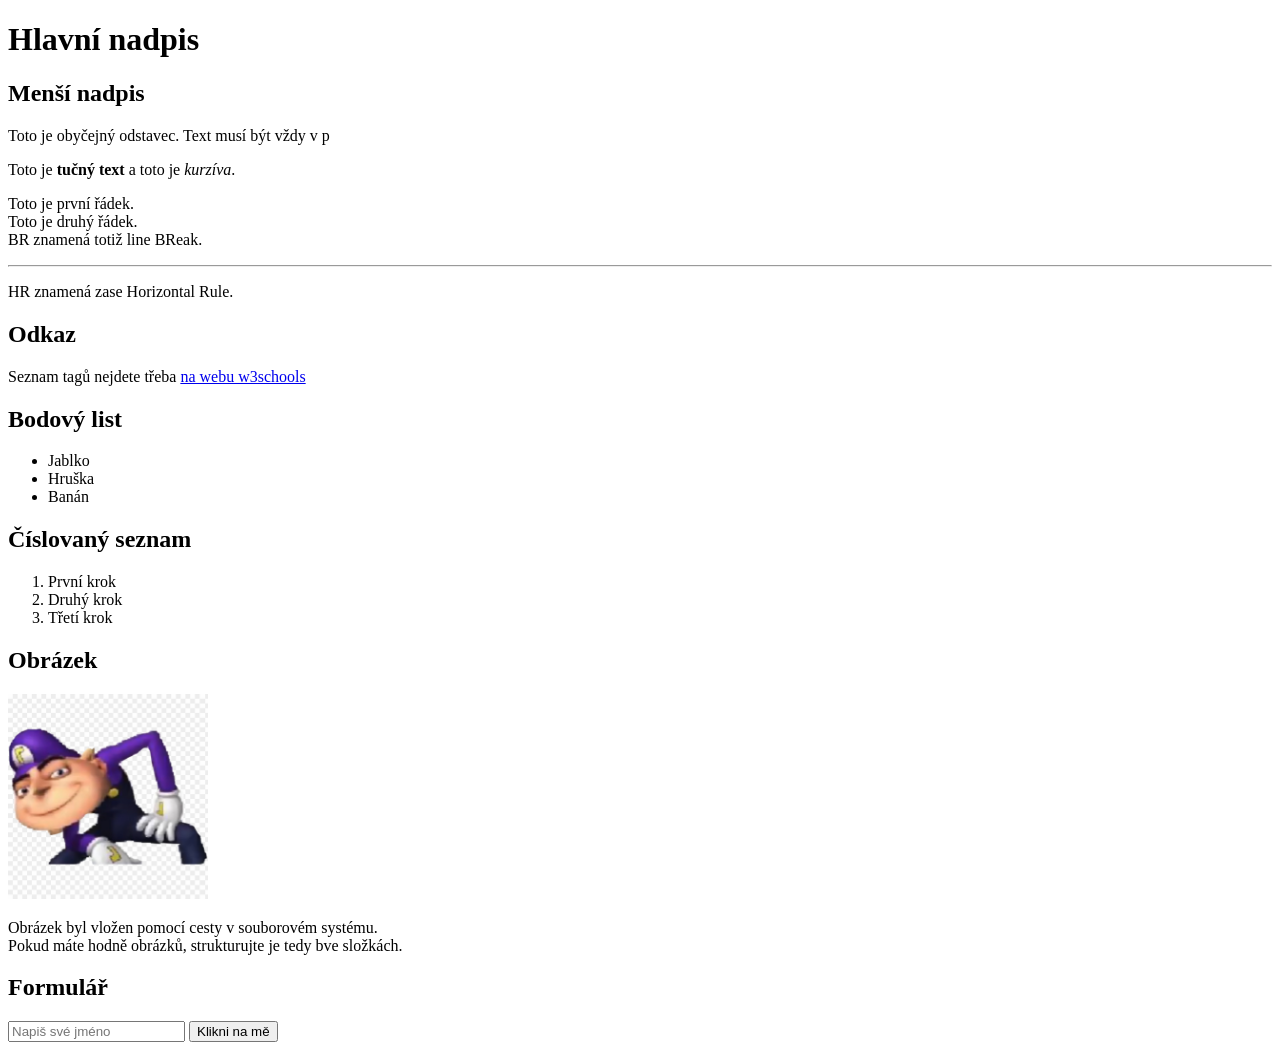
<file: 1. staticky_web/1.1. jednoduche_tagy/index.html>
<!DOCTYPE html>
<html>
<head>
    <title>Moje první stránka</title>
</head>

<body>

    <h1>Hlavní nadpis</h1>
    <h2>Menší nadpis</h2>

    <p>Toto je obyčejný odstavec. Text musí být vždy v p</p>
	
	
	<!-- komentář není na stránce vidět-->
	<!-- smrdíš -->
    <p>
        Toto je <b>tučný text</b>
        a toto je <i>kurzíva</i>.
    </p>

    <p>
        Toto je první řádek.<br>
        Toto je druhý řádek.<br>
		BR znamená totiž line BReak.
    </p>

    <hr>
	
	<p>HR znamená zase Horizontal Rule.</p>

    <h2>Odkaz</h2>

    <p> Seznam tagů nejdete třeba <a href="https://www.w3schools.com/TAGS/default.asp">na webu w3schools</a></p>

    <h2>Bodový list</h2>


    <ul>
        <li>Jablko</li>
        <li>Hruška</li>
        <li>Banán</li>
    </ul>

    <h2>Číslovaný seznam</h2>

    <ol>
        <li>První krok</li>
        <li>Druhý krok</li>
        <li>Třetí krok</li>
    </ol>

    
    <h2>Obrázek</h2>

    <img src="wagruigy.png" width="200px" alt="Ukázkový obrázek">
	<p>Obrázek byl vložen pomocí cesty v souborovém systému. <br> Pokud máte hodně obrázků, strukturujte je tedy bve složkách.</p>


    <h2>Formulář</h2>

    <input type="text" placeholder="Napiš své jméno">

    <button>Klikni na mě</button>

</body>
</html>
</file>
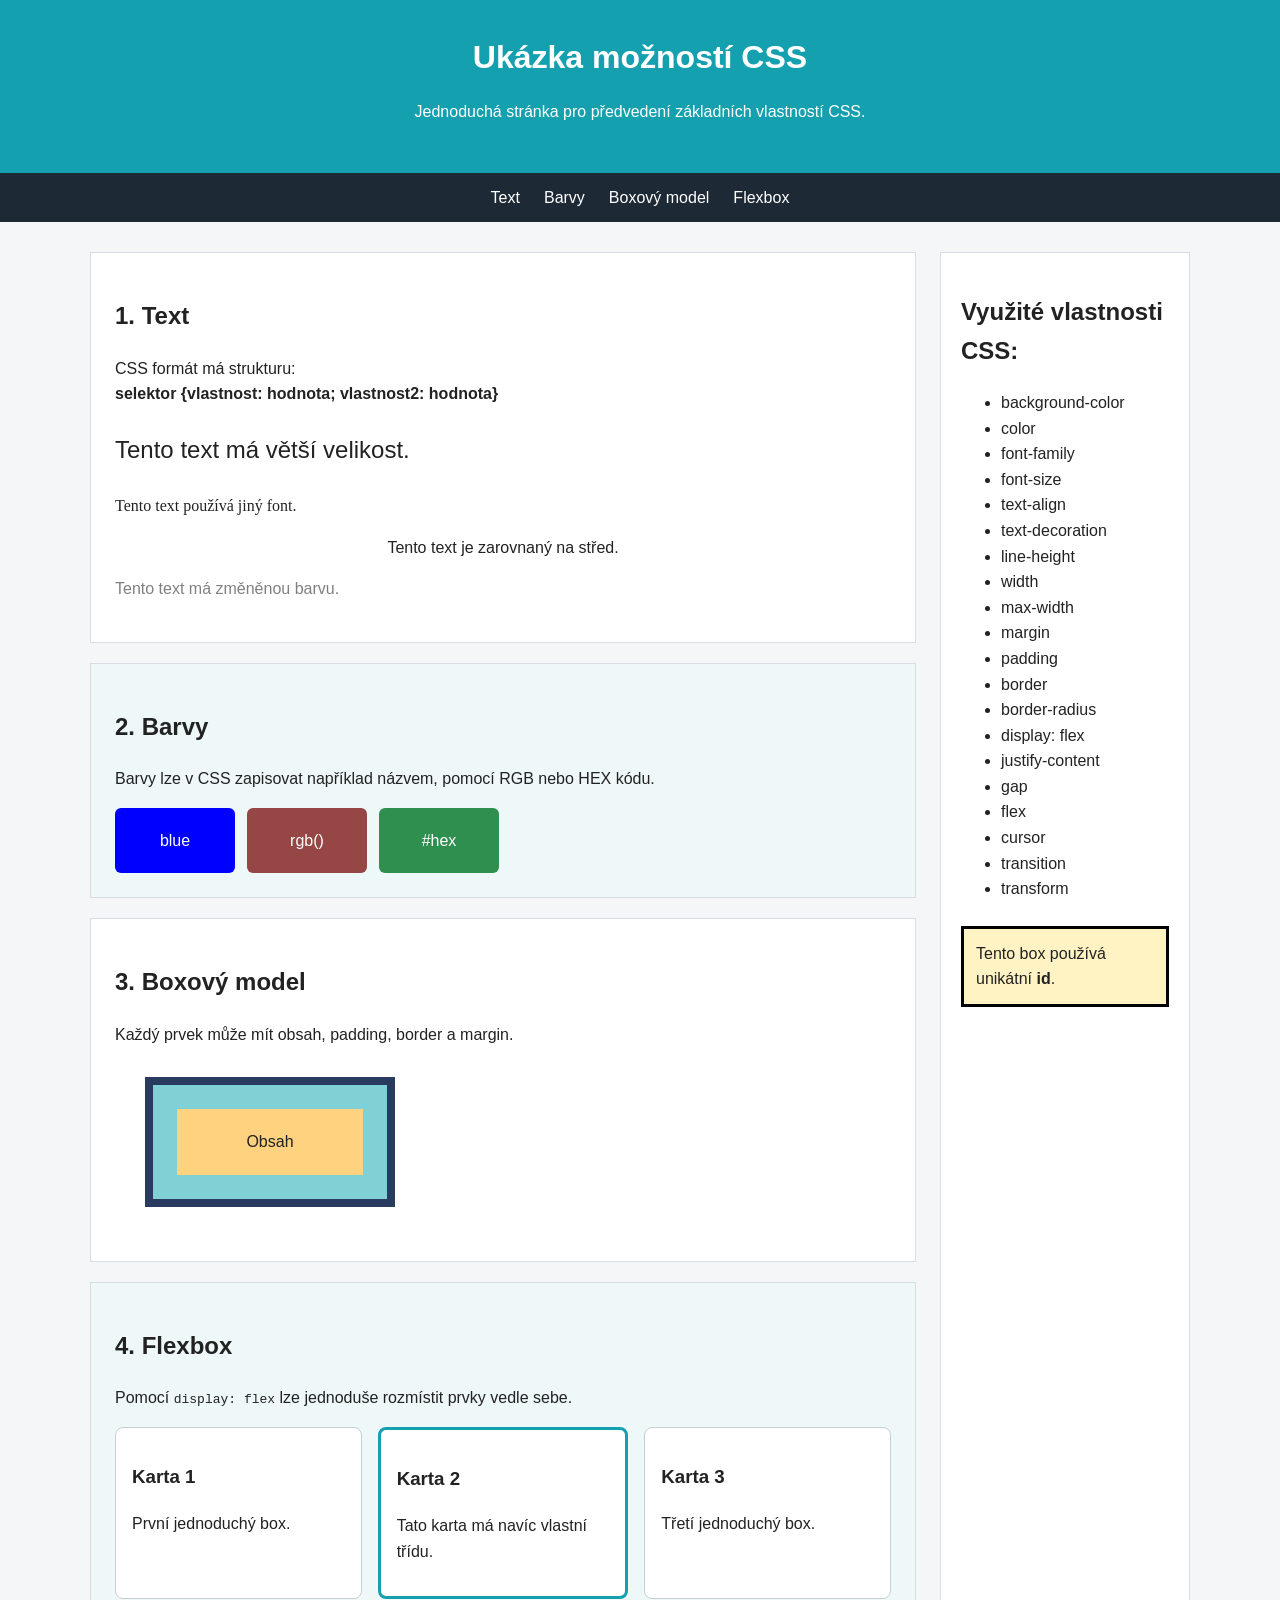
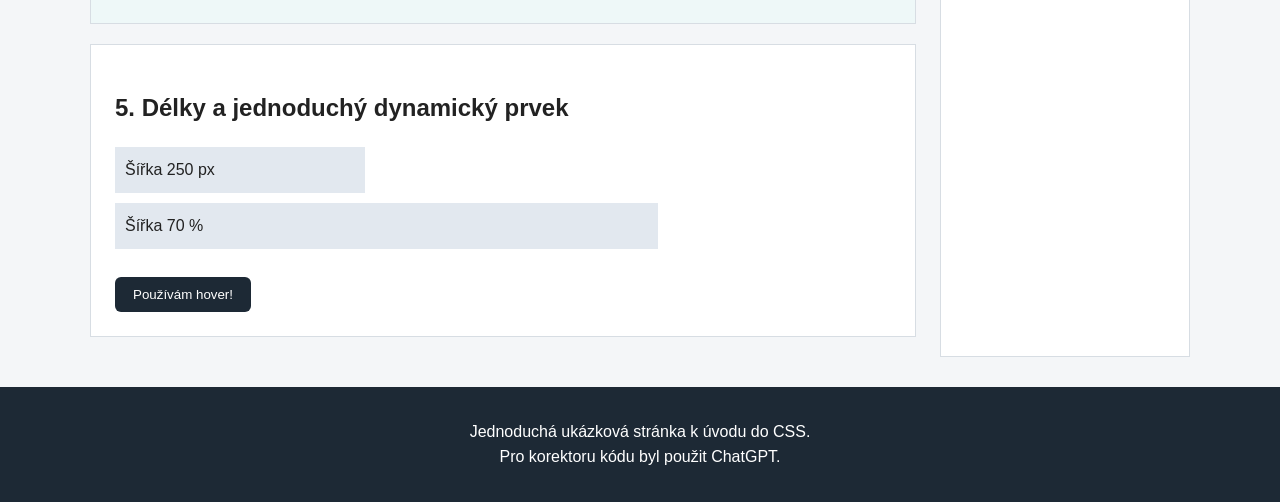
<file: 1. staticky_web/1.2 vyuziti_css/index.html>
<!doctype html>
<html lang="cs">
<head>
    <meta charset="utf-8">
    <meta name="viewport" content="width=device-width, initial-scale=1">
    <title>Ukázka CSS</title>
    <link rel="stylesheet" href="styles.css">
</head>
<body>

    <header class="site-header">
        <h1>Ukázka možností CSS</h1>
        <p>Jednoduchá stránka pro předvedení základních vlastností CSS.</p>
    </header>

    <nav class="navigation">
        <a href="#text">Text</a>
        <a href="#colors">Barvy</a>
        <a href="#box-model">Boxový model</a>
        <a href="#flexbox">Flexbox</a>
    </nav>

    <div class="page-layout">
        <main>
            <section id="text" class="section">
                <h2>1. Text</h2>
                <p>CSS formát má strukturu: <br><b> selektor   {vlastnost: hodnota; vlastnost2: hodnota}</b></p>
                <p class="large-text">Tento text má větší velikost.</p>
                <p class="different-font">Tento text používá jiný font.</p>
                <p class="centered-text">Tento text je zarovnaný na střed.</p>
                <p class="muted-text">Tento text má změněnou barvu.</p>
            </section>

            <section id="colors" class="section alternate">
                <h2>2. Barvy</h2>
                <p>Barvy lze v CSS zapisovat například názvem, pomocí RGB nebo HEX kódu.</p>

                <div class="color-row">
                    <div class="color-box color-name">blue</div>
                    <div class="color-box color-rgb">rgb()</div>
                    <div class="color-box color-hex">#hex</div>
                </div>
            </section>

            <section id="box-model" class="section">
                <h2>3. Boxový model</h2>
                <p>Každý prvek může mít obsah, padding, border a margin.</p>

                <div class="box-example">
                    <div class="box-content">Obsah</div>
                </div>
            </section>

            <section id="flexbox" class="section alternate">
                <h2>4. Flexbox</h2>
                <p>Pomocí <code>display: flex</code> lze jednoduše rozmístit prvky vedle sebe.</p>

                <div class="cards">
                    <article class="card">
                        <h3>Karta 1</h3>
                        <p>První jednoduchý box.</p>
                    </article>

                    <article class="card featured-card">
                        <h3>Karta 2</h3>
                        <p>Tato karta má navíc vlastní třídu.</p>
                    </article>

                    <article class="card">
                        <h3>Karta 3</h3>
                        <p>Třetí jednoduchý box.</p>
                    </article>
                </div>
            </section>

            <section class="section">
                <h2>5. Délky a jednoduchý dynamický prvek</h2>

                <div class="fixed-width">Šířka 250 px</div>
                <div class="relative-width">Šířka 70 %</div>

                <button class="demo-button">Používám hover!</button>
            </section>
        </main>

        <aside class="sidebar">
            <h2>Využité vlastnosti CSS:</h2>

            <ul>
                <li>background-color</li>
                <li>color</li>
                <li>font-family</li>
                <li>font-size</li>
                <li>text-align</li>
                <li>text-decoration</li>
                <li>line-height</li>
                <li>width</li>
                <li>max-width</li>
                <li>margin</li>
                <li>padding</li>
                <li>border</li>
                <li>border-radius</li>
                <li>display: flex</li>
                <li>justify-content</li>
                <li>gap</li>
                <li>flex</li>
                <li>cursor</li>
                <li>transition</li>
                <li>transform</li>
            </ul>

            <p id="unique-note">
                Tento box používá unikátní <strong>id</strong>.
            </p>
        </aside>
    </div>

    <footer class="site-footer">
        <p>Jednoduchá ukázková stránka k úvodu do CSS.<br> Pro korektoru kódu byl použit ChatGPT.</p>
    </footer>

</body>
</html>
</file>
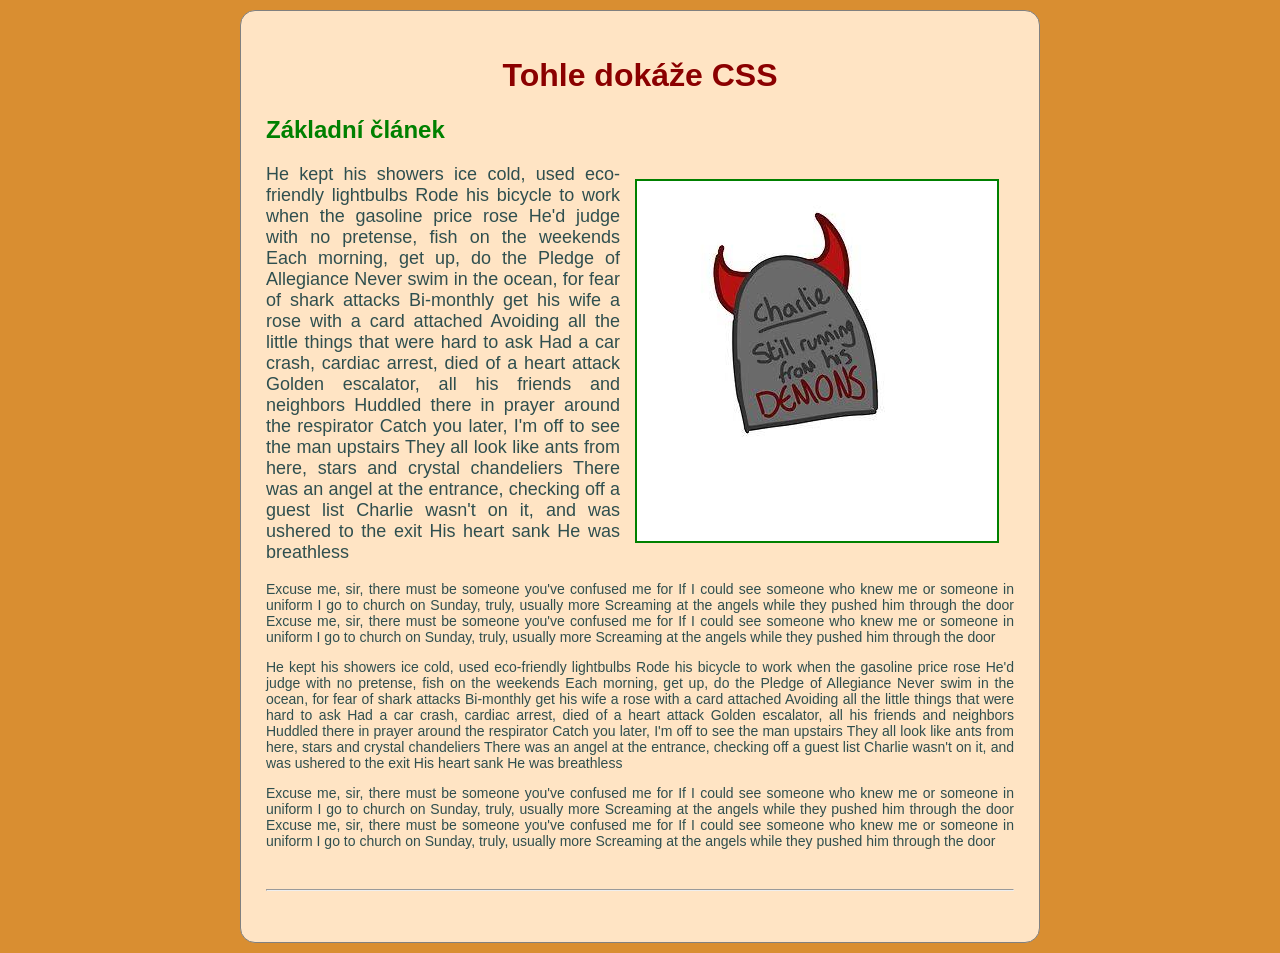
<file: 1. staticky_web/1.3 css_z_hodin/index.html>
<!DOCTYPE html>
<html lang="cs">
<head>
    <meta charset="UTF-8">
    <meta name="viewport" content="width=device-width, initial-scale=1.0">
    <title>Moje první CSS!</title>
    <link rel="stylesheet" href="styles.css">
</head>
<body>
    <div>
    <h1>Tohle dokáže CSS</h1>
    <h2>Základní článek</h2>
    <img src="charlie.jpg" alt="Charlie´s inferno">

    <p style="font-size:18px">He kept his showers ice cold, used eco-friendly lightbulbs
Rode his bicycle to work when the gasoline price rose
He'd judge with no pretense, fish on the weekends
Each morning, get up, do the Pledge of Allegiance
Never swim in the ocean, for fear of shark attacks
Bi-monthly get his wife a rose with a card attached
Avoiding all the little things that were hard to ask
Had a car crash, cardiac arrest, died of a heart attack
Golden escalator, all his friends and neighbors
Huddled there in prayer around the respirator
Catch you later, I'm off to see the man upstairs
They all look like ants from here, stars and crystal chandeliers
There was an angel at the entrance, checking off a guest list
Charlie wasn't on it, and was ushered to the exit
His heart sank
He was breathless</p>

    <p>Excuse me, sir, there must be someone you've confused me for
If I could see someone who knew me or someone in uniform
I go to church on Sunday, truly, usually more
Screaming at the angels while they pushed him through the door
Excuse me, sir, there must be someone you've confused me for
If I could see someone who knew me or someone in uniform
I go to church on Sunday, truly, usually more
Screaming at the angels while they pushed him through the door</p>


    <p>He kept his showers ice cold, used eco-friendly lightbulbs
Rode his bicycle to work when the gasoline price rose
He'd judge with no pretense, fish on the weekends
Each morning, get up, do the Pledge of Allegiance
Never swim in the ocean, for fear of shark attacks
Bi-monthly get his wife a rose with a card attached
Avoiding all the little things that were hard to ask
Had a car crash, cardiac arrest, died of a heart attack
Golden escalator, all his friends and neighbors
Huddled there in prayer around the respirator
Catch you later, I'm off to see the man upstairs
They all look like ants from here, stars and crystal chandeliers
There was an angel at the entrance, checking off a guest list
Charlie wasn't on it, and was ushered to the exit
His heart sank
He was breathless</p>

    <p>Excuse me, sir, there must be someone you've confused me for
If I could see someone who knew me or someone in uniform
I go to church on Sunday, truly, usually more
Screaming at the angels while they pushed him through the door
Excuse me, sir, there must be someone you've confused me for
If I could see someone who knew me or someone in uniform
I go to church on Sunday, truly, usually more
Screaming at the angels while they pushed him through the door</p>
<br>
<hr>
<br>
</div>
</body>
</html>
</file>
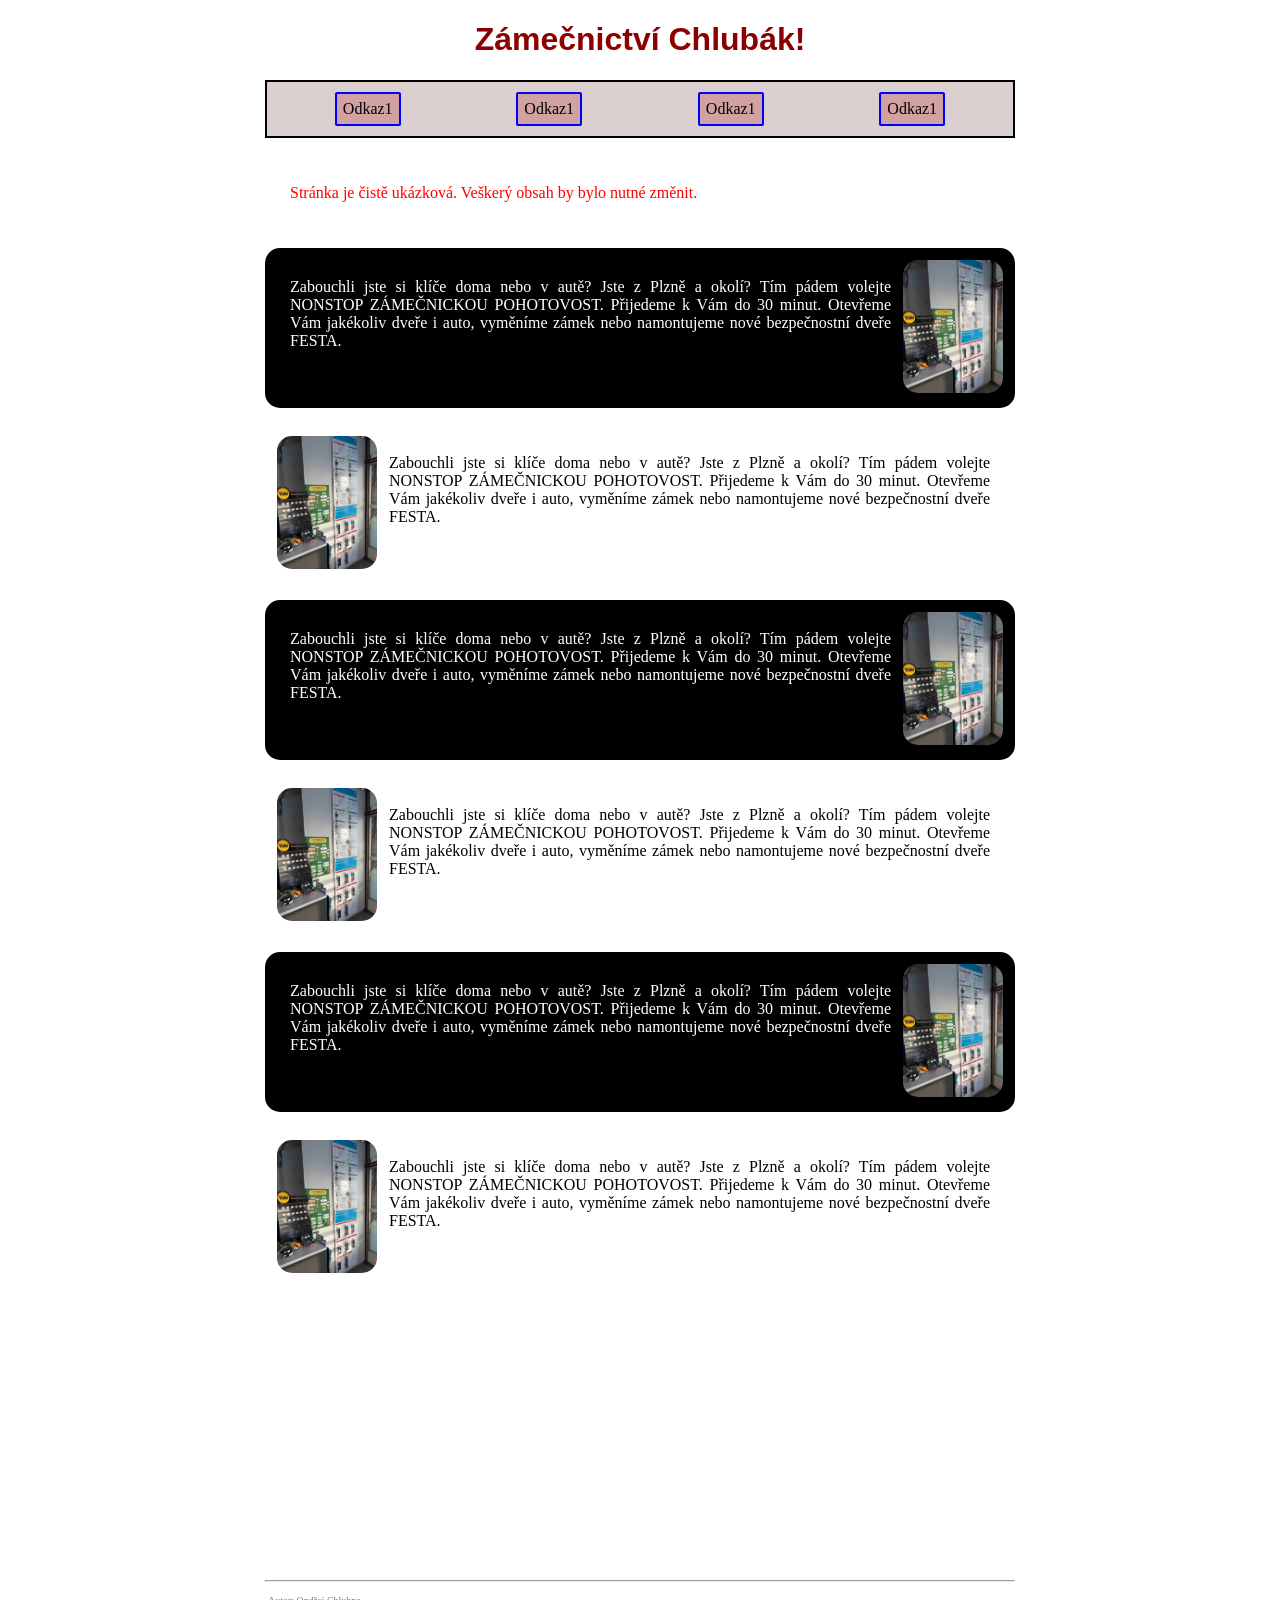
<file: 1. staticky_web/1.4 zamecnictvi_z_hodin/index.html>
<!DOCTYPE html>
<html lang="cs">
<head>
    <meta charset="UTF-8">
    <meta name="viewport" content="width=device-width, initial-scale=1.0">
    <title>Zámečnictví Chlubák!</title>
    <link rel="stylesheet" href="styles.css">
    <link rel="icon" href="favicon.png">
    <meta name="referrer" content="strict-origin-when-cross-origin">
</head>
<body>
    <h1 id="nazev">Zámečnictví Chlubák!</h1>
    <div id="nav">
        <a  href="index.html">Odkaz1</a>
        <a  href="index.html">Odkaz1</a>
        <a  href="index.html">Odkaz1</a>
        <a  href="index.html">Odkaz1</a>
    </div>
    <!-- Stránka je čistě ukázková. Veškerý obsah by bylo nutné změnit. --> 
    <p style="color:red;">Stránka je čistě ukázková. Veškerý obsah by bylo nutné změnit.</p>

    <div class="cerny">
        <img class="vpravo" src="zamek.webp" alt="fotka zamecnictvi">
        <p>Zabouchli jste si klíče doma nebo v autě? Jste z Plzně a okolí? Tím pádem volejte NONSTOP ZÁMEČNICKOU POHOTOVOST. Přijedeme k Vám do 30 minut. Otevřeme Vám jakékoliv dveře i auto, vyměníme zámek nebo namontujeme nové bezpečnostní dveře FESTA.</p>
    </div>

    <div class="bily">
        <img class="vlevo" src="zamek.webp" alt="fotka zamecnictvi">
        <p>Zabouchli jste si klíče doma nebo v autě? Jste z Plzně a okolí? Tím pádem volejte NONSTOP ZÁMEČNICKOU POHOTOVOST. Přijedeme k Vám do 30 minut. Otevřeme Vám jakékoliv dveře i auto, vyměníme zámek nebo namontujeme nové bezpečnostní dveře FESTA.</p>
    </div>  

    <div class="cerny">
        <img class="vpravo" src="zamek.webp" alt="fotka zamecnictvi">
        <p>Zabouchli jste si klíče doma nebo v autě? Jste z Plzně a okolí? Tím pádem volejte NONSTOP ZÁMEČNICKOU POHOTOVOST. Přijedeme k Vám do 30 minut. Otevřeme Vám jakékoliv dveře i auto, vyměníme zámek nebo namontujeme nové bezpečnostní dveře FESTA.</p>
    </div>

    <div class="bily">
        <img class="vlevo" src="zamek.webp" alt="fotka zamecnictvi">
        <p>Zabouchli jste si klíče doma nebo v autě? Jste z Plzně a okolí? Tím pádem volejte NONSTOP ZÁMEČNICKOU POHOTOVOST. Přijedeme k Vám do 30 minut. Otevřeme Vám jakékoliv dveře i auto, vyměníme zámek nebo namontujeme nové bezpečnostní dveře FESTA.</p>
    </div>  

    <div class="cerny">
        <img class="vpravo" src="zamek.webp" alt="fotka zamecnictvi">
        <p>Zabouchli jste si klíče doma nebo v autě? Jste z Plzně a okolí? Tím pádem volejte NONSTOP ZÁMEČNICKOU POHOTOVOST. Přijedeme k Vám do 30 minut. Otevřeme Vám jakékoliv dveře i auto, vyměníme zámek nebo namontujeme nové bezpečnostní dveře FESTA.</p>
    </div>

    <div class="bily">
        <img class="vlevo" src="zamek.webp" alt="fotka zamecnictvi">
        <p>Zabouchli jste si klíče doma nebo v autě? Jste z Plzně a okolí? Tím pádem volejte NONSTOP ZÁMEČNICKOU POHOTOVOST. Přijedeme k Vám do 30 minut. Otevřeme Vám jakékoliv dveře i auto, vyměníme zámek nebo namontujeme nové bezpečnostní dveře FESTA.</p>
    </div>  

    <div style="text-align: center;">
        <iframe style="border:none" src="https://mapy.com/s/pefanujota" width="400" height="280" frameborder="0"></iframe>
    </div>

    <hr>
    <p id="footer-text">Autor: Ondřej Chlubna</p>
</body>
</html>
</file>
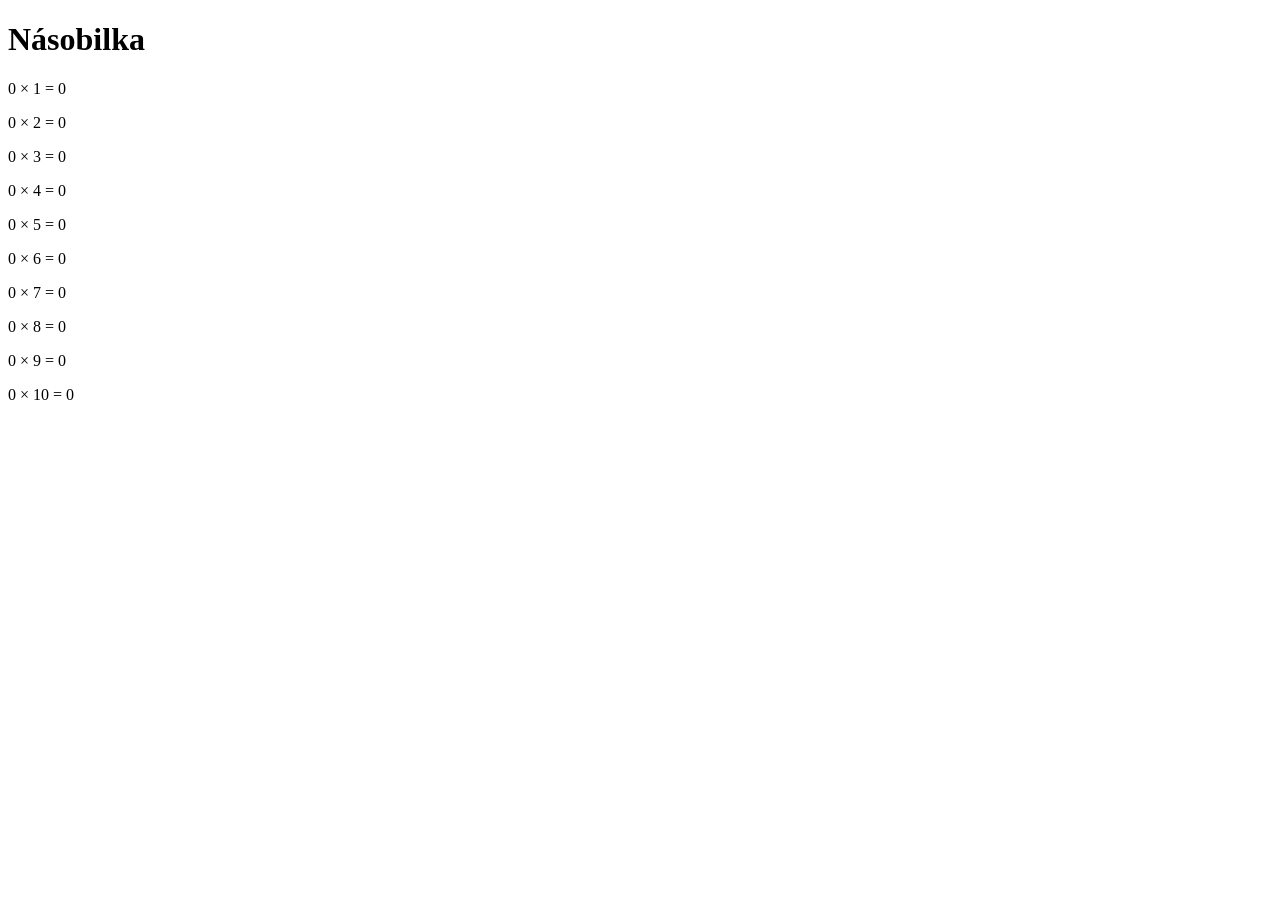
<file: 2. javascript/ukazka_cykly.html>
<!DOCTYPE html>
<html lang="cs">
<head>
    <meta charset="UTF-8">
    <meta name="viewport" content="width=device-width, initial-scale=1.0">
    <title>Ukázka: Cykly</title>
</head>
<body>
    <h1>Násobilka</h1>
    <div id="vysledek"></div>

    <script>
        let cislo = Number(prompt("Zadej číslo pro násobilku:"));
        let vystup = "";

        // Cyklus postupně vytváří 10 řádků násobilky.
        for (let i = 1; i <= 10; i++) {
            vystup = cislo + " × " + i + " = " + (cislo * i) + "\n";
            document.getElementById("vysledek").innerHTML += "<p>" + vystup + "</p>";
        }
    </script>
</body>
</html>
</file>
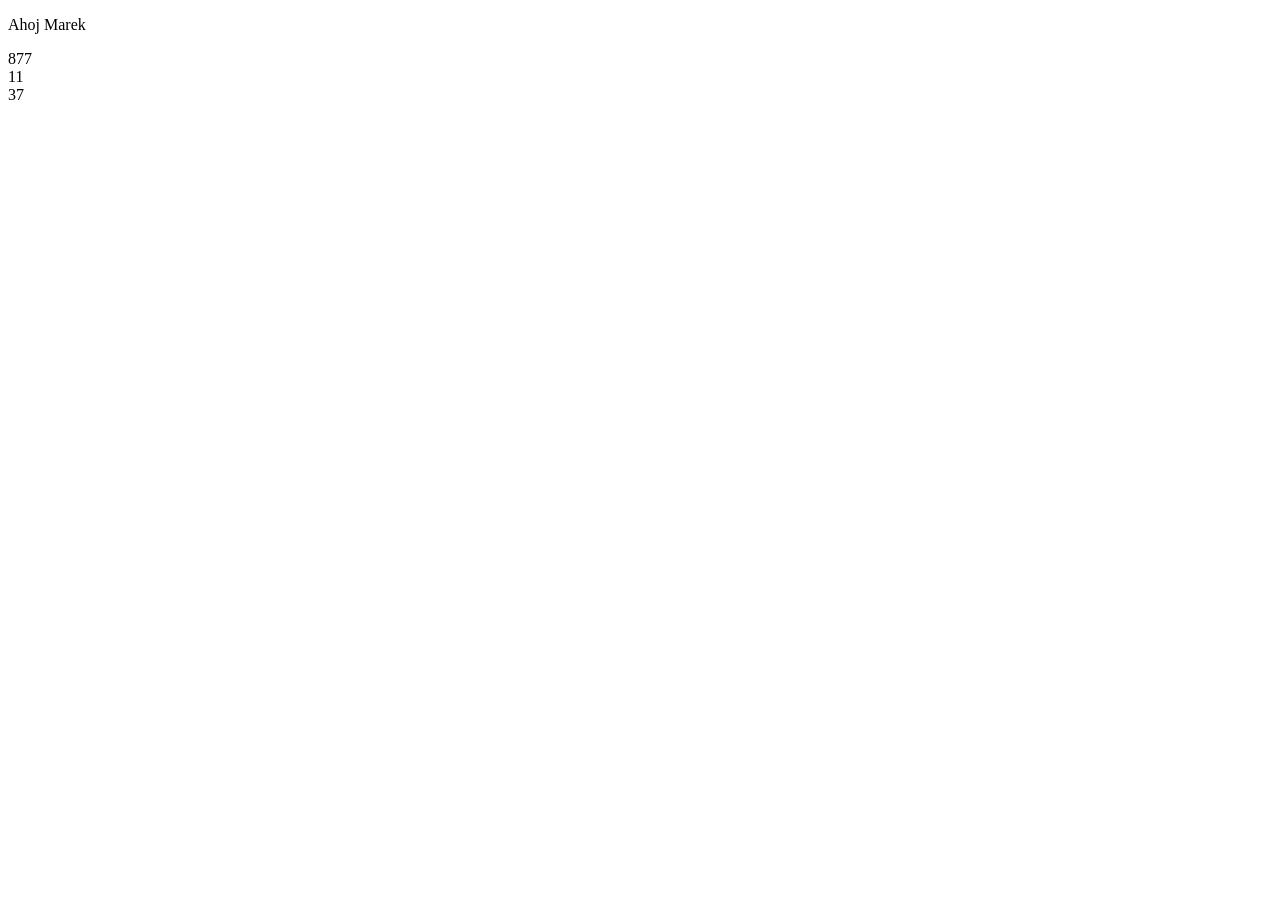
<file: 2. javascript/ukazka_funkce.html>
<!DOCTYPE html>
<html lang="cs">
<head>
    <meta charset="UTF-8">
    <meta name="viewport" content="width=device-width, initial-scale=1.0">
    <title>Funkce</title>
</head>
<body>
    <p id="jmeno"></p>

    <script>
        function kvadraticka(x) {
            return 35*x*x + 2;
        }

        function soucet(a, b) {
            return a + b;
        }

        function vypisPozdrav(jmeno) {
            document.getElementById("jmeno").innerHTML
                = "Ahoj " + jmeno;
        }

        document.write(kvadraticka(5) + "<br>");
        document.write(soucet(5, 6) + "<br>");
        document.write(soucet(12, 25) + "<br>");
        vypisPozdrav("Marek");
    </script>
</body>
</html>
</file>
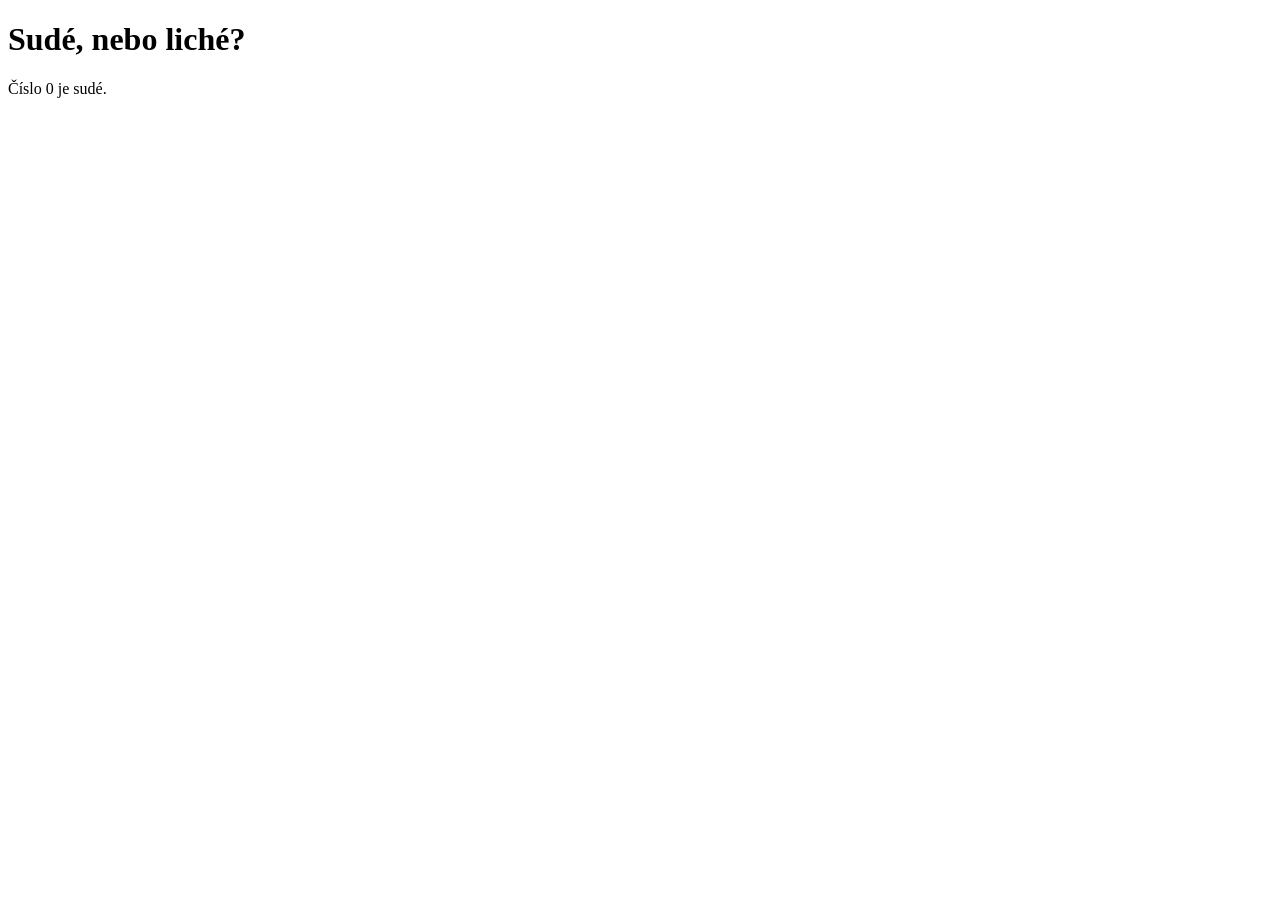
<file: 2. javascript/ukazka_podminky.html>
<!DOCTYPE html>
<html lang="cs">
<head>
    <meta charset="UTF-8">
    <meta name="viewport" content="width=device-width, initial-scale=1.0">
    <title>Ukázka: Podmínky</title>
</head>
<body>
    <h1>Sudé, nebo liché?</h1>
    <p id="vysledek"></p>

    <script>
        let cislo = Number(prompt("Zadej celé číslo:"));
        let zprava;

        // Operátor % vrací zbytek po dělení.
        if (cislo % 2 === 0) {
            zprava = "Číslo " + cislo + " je sudé.";
        } else {
            zprava = "Číslo " + cislo + " je liché.";
        }

        document.getElementById("vysledek").innerHTML = zprava;
    </script>
</body>
</html>
</file>
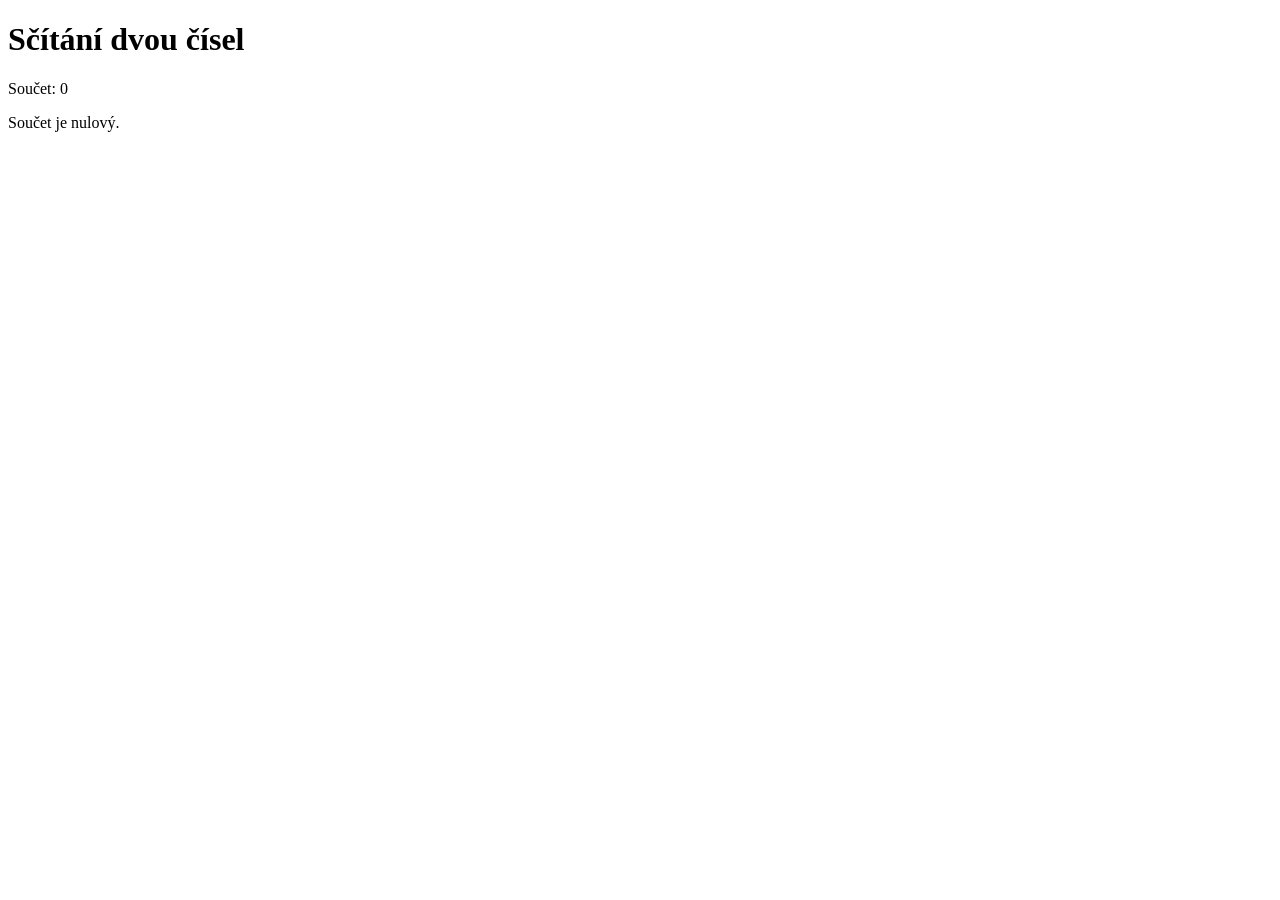
<file: 2. javascript/ukazka_vstup_vystup.html>
<!DOCTYPE html>
<html lang="cs">
<head>
    <meta charset="UTF-8">
    <meta name="viewport" content="width=device-width, initial-scale=1.0">
    <title> Ukázka: Vstup a výstup</title>
</head>
<body>
    <h1>Sčítání dvou čísel</h1>
    <p id="vysledek"></p>
    <p id="znamenko"></p>

    <script>
        // <script> se nejčastěji dává na konec <body>
        // prompt() vrací text, proto ho převedeme na číslo.
        let a = Number(prompt("Zadej první číslo:"));
        let b = Number(prompt("Zadej druhé číslo:"));

        let soucet = a + b;

        // textContent vypíše text do existujícího HTML prvku.
        document.getElementById("vysledek").innerHTML =
            "Součet: " + soucet;

        if (soucet > 0) {
            document.getElementById("znamenko").innerHTML =
            "Součet je kladný.";
        } else if (soucet == 0) {
            document.getElementById("znamenko").innerHTML =
            "Součet je nulový.";
        } else {
            document.getElementById("znamenko").innerHTML =
            "Součet je záporný.";
        }
    </script>
</body>
</html>
</file>
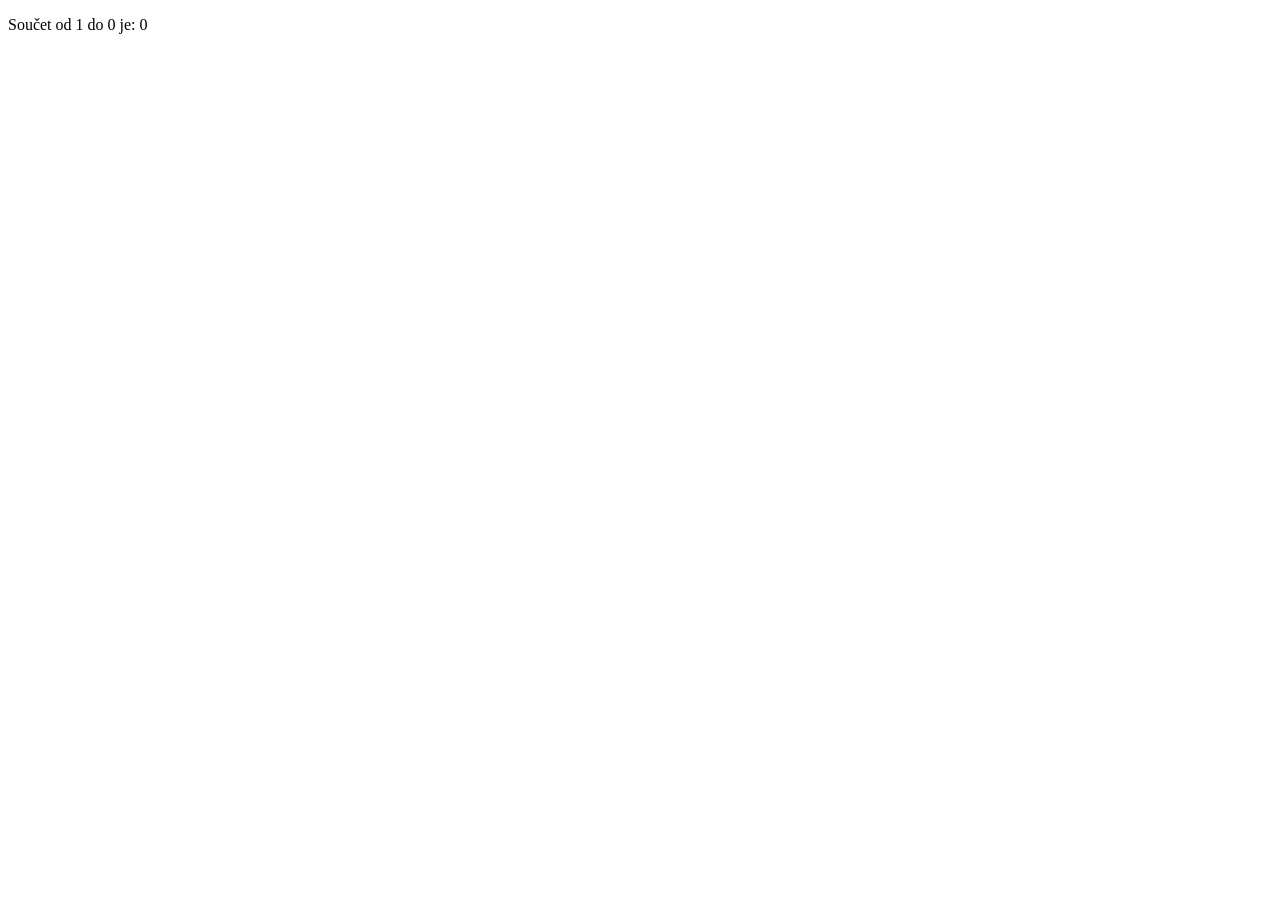
<file: 2. javascript/reseni_z_hodin/suma.html>
<!DOCTYPE html>
<html lang="cs">
<head>
    <meta charset="UTF-8">
    <meta name="viewport" content="width=device-width, initial-scale=1.0">
    <title>Suma</title>
</head>
<body>
    <p id="vysledek"></p>

    <script>
        let n = Number(prompt("Zadej číslo:"));
        let soucet = 0;
        for (let i = 1; i <= n; i++) {
            soucet += i;    // zkrácení soucet = soucet + i;
        }
        
        document.getElementById("vysledek").innerHTML =
            "Součet od 1 do " + n + " je: " + soucet;
    </script>
</body>
</html>
</file>
<file: 1. staticky_web/1.2 vyuziti_css/styles.css>
/* -------------------------------------------------
   ZÁKLAD STRÁNKY
   ------------------------------------------------- */

* {
    box-sizing: border-box;
}

body {
    margin: 0;
    font-family: Arial, sans-serif;
    color: #222;
    background-color: #f4f6f8;
    line-height: 1.6;
}

.site-header {
    background-color: rgb(20, 160, 175);
    color: white;
    text-align: center;
    padding: 32px 20px;
}

.site-header h1 {
    margin: 0;
}

.navigation {
    display: flex;
    justify-content: center;
    gap: 24px;

    background-color: #1d2935;
    padding: 12px;
}

.navigation a {
    color: white;
    text-decoration: none;
}

.navigation a:hover {
    text-decoration: underline;
}


/* -------------------------------------------------
   ROZLOŽENÍ
   ------------------------------------------------- */

.page-layout {
    display: flex;
    gap: 24px;

    width: 90%;
    max-width: 1100px;
    margin: 30px auto;
}

main {
    flex: 1;
}

.sidebar {
    width: 250px;
    background-color: white;
    border: 1px solid #d7dde3;
    padding: 20px;
}


/* -------------------------------------------------
   SEKCE
   ------------------------------------------------- */

.section {
    background-color: white;
    padding: 24px;
    margin-bottom: 20px;
    border: 1px solid #d7dde3;
}

.alternate {
    background-color: #eef8f8;
}


/* -------------------------------------------------
   TEXT
   ------------------------------------------------- */

.large-text {
    font-size: 24px;
}

.different-font {
    font-family: Georgia, serif;
}

.centered-text {
    text-align: center;
}

.muted-text {
    color: gray;
}


/* -------------------------------------------------
   BARVY
   ------------------------------------------------- */

.color-row {
    display: flex;
    gap: 12px;
    flex-wrap: wrap;
}

.color-box {
    width: 120px;
    padding: 20px 10px;
    color: white;
    text-align: center;
    border-radius: 6px;
}

.color-name {
    background-color: blue;
}

.color-rgb {
    background-color: rgb(151, 70, 70);
}

.color-hex {
    background-color: #2f8f4e;
}


/* -------------------------------------------------
   BOXOVÝ MODEL
   ------------------------------------------------- */

.box-example {
    width: 250px;

    margin: 30px;
    border: 8px solid #293b5f;
    padding: 24px;

    background-color: #7fd1d6;
}

.box-content {
    background-color: #ffd27f;
    padding: 20px;
    text-align: center;
}


/* -------------------------------------------------
   FLEXBOX A TŘÍDY
   ------------------------------------------------- */

.cards {
    display: flex;
    justify-content: space-between;
    gap: 16px;
}

.card {
    flex: 1;
    min-width: 150px;

    background-color: white;
    border: 1px solid #c7ced6;
    padding: 16px;
    border-radius: 8px;
}

.featured-card {
    border: 3px solid #14a0af;
}


/* -------------------------------------------------
   DÉLKY A HOVER
   ------------------------------------------------- */

.fixed-width,
.relative-width {
    background-color: #e2e8ef;
    margin: 10px 0;
    padding: 10px;
}

.fixed-width {
    width: 250px;
}

.relative-width {
    width: 70%;
}

.demo-button {
    margin-top: 18px;
    padding: 10px 18px;
    border: 0;
    border-radius: 6px;

    background-color: #1d2935;
    color: white;
    cursor: pointer;

    transition: transform 0.2s;
}

.demo-button:hover {
    transform: scale(1.08);
}


/* -------------------------------------------------
   ID – UNIKÁTNÍ PRVEK
   ------------------------------------------------- */

#unique-note {
    margin-top: 24px;
    padding: 12px;
    border: 3px solid black;
    background-color: #fff3c4;
}


/* -------------------------------------------------
   FOOTER
   ------------------------------------------------- */

.site-footer {
    background-color: #1d2935;
    color: white;
    text-align: center;
    padding: 16px;
}


/* -------------------------------------------------
   JEDNODUCHÁ RESPONSIVITA
   ------------------------------------------------- */

@media (max-width: 750px) {
    .page-layout {
        flex-direction: column;
    }

    .sidebar {
        width: auto;
    }

    .cards {
        flex-direction: column;
    }

    .navigation {
        flex-wrap: wrap;
    }
}
</file>
<file: 1. staticky_web/1.3 css_z_hodin/styles.css>
body {
    font-family: fantasy, 'Arial', 'Courier New', Courier, monospace;
    background-color: rgb(217, 142, 49);
    max-width: 800px;
    color: green;
    margin: 10px auto;
}

div {
    padding: 25px;
    background-color: bisque;
    border: 1px gray solid;
    border-radius: 15px;
}

p {
    text-align: justify;
    color: darkslategray;
    font-size: 14px;
}

h1 {
    color: darkred;
    text-align: center;
}

img {
    float: right;
    margin: 15px;
    border: green 2px solid;
}
</file>
<file: 1. staticky_web/1.4 zamecnictvi_z_hodin/styles.css>
body {
    max-width: 750px;
    margin: auto;
}

p {
    padding: 30px 25px;
    text-align: justify;
}

img {
    border-radius: 15px;
    width: 100px;
    transition: 1s;
}

.cerny {
    background-color: black;
    color:white;
    border-radius: 15px;
    min-height: 160px;
}

.vpravo {
    float: right;
    margin: 12px;
}

.bily {
    background-color: white;
    color:black;
    border-radius: 15px;
    min-height: 160px;
}

.vlevo {
    float: left;
    margin: 12px;
}

#nazev {
    text-align: center;
    color: darkred;
    font-family: 'Franklin Gothic Medium', 'Arial Narrow', Arial, sans-serif;
}

#footer-text {
    font-size: 10px;
    color: grey;
    padding: 3px;
}

#nav a {
    background-color: rgb(210, 161, 161);
    padding: 6px;
    border-radius: 2px;
    text-decoration: none;
    border: 2px blue solid;
    transition: 0.5s;
    color:black;
}

#nav a:hover {
    background-color: rgb(161, 210, 204);
}

img:hover {
    width: 105px;
    transition: 1s;
}

#nav {
    border: 2px solid black;
    padding: 10px;
    justify-content: space-around;
    display: flex;
    background-color: rgb(220, 207, 207);
    position: sticky;
    top: 0;
}
</file>
